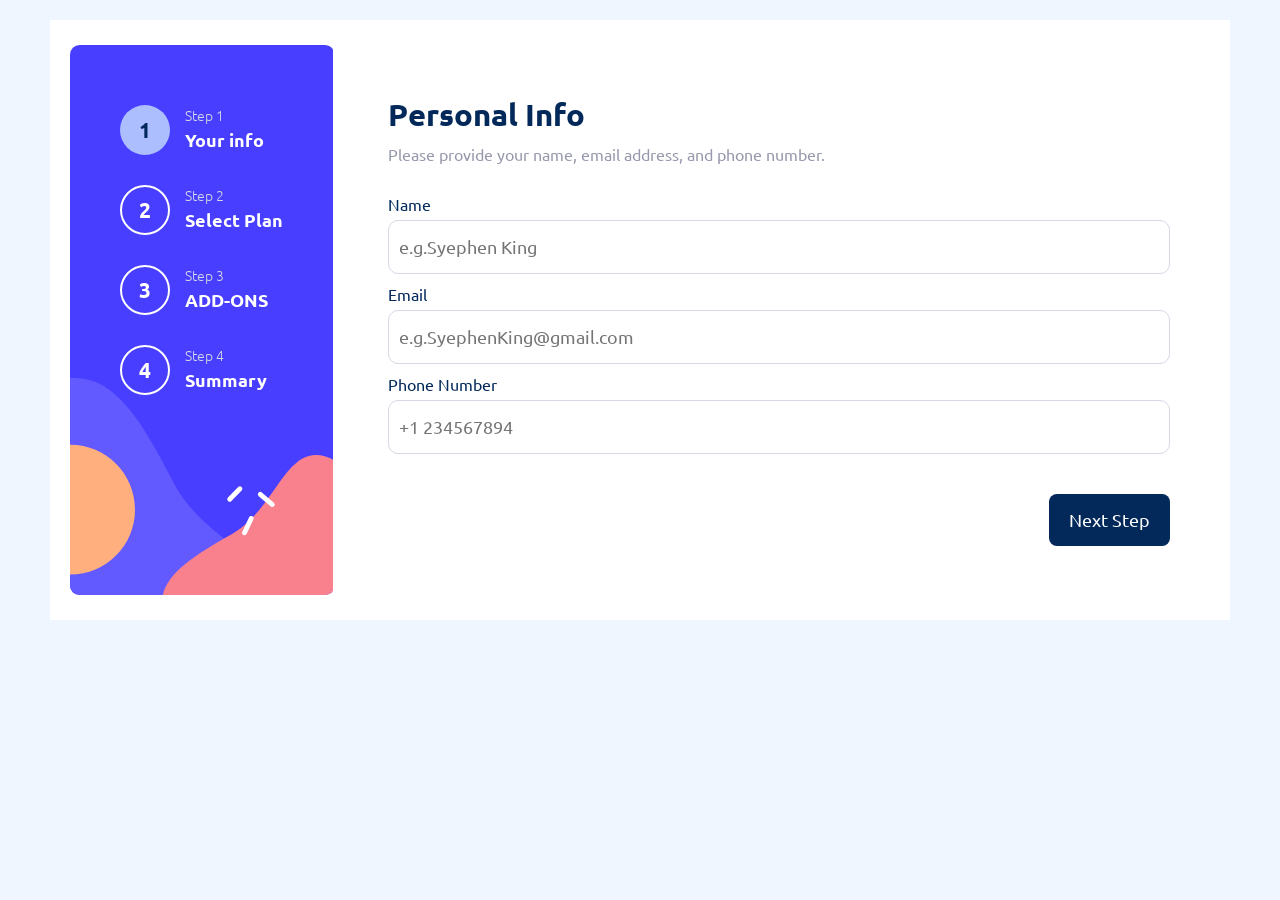
<file: index.html>
<!DOCTYPE html>
<html lang="en">
  <head>
    <meta charset="UTF-8" />
    <meta name="viewport" content="width=device-width, initial-scale=1.0" />
    <link rel="preconnect" href="https://fonts.googleapis.com">
<link rel="preconnect" href="https://fonts.gstatic.com" crossorigin>
<link rel="preconnect" href="https://fonts.googleapis.com">
<link rel="preconnect" href="https://fonts.gstatic.com" crossorigin>
<link rel="preconnect" href="https://fonts.googleapis.com">
<link rel="preconnect" href="https://fonts.gstatic.com" crossorigin>
<link href="https://fonts.googleapis.com/css2?family=Inter:wght@400;500&family=Manrope:wght@400;500;600&family=Outfit:wght@300;400;500;600;700;800;900&family=Rubik:ital,wght@0,300;0,400;0,500;0,600;0,700;0,800;1,300;1,400;1,500;1,600;1,700;1,800&family=Ubuntu:ital,wght@0,300;0,400;0,500;0,700;1,300&display=swap" rel="stylesheet">
    <!-- displays site properly based on user's device -->
    <link
      rel="icon"
      type="image/png"
      sizes="32x32"
      href="./assets/images/favicon-32x32.png"
    />
    <link rel="stylesheet" href="css.css" />
    <title>Frontend Mentor | Multi-step form</title>
  </head>
  <body>
    <main>
      <div class="sidebar">
        <ul class="list">
          <li class="active" data-value="info">
            <p>1</p>
            <span>Step 1</span>
            <h2>Your info</h2>
          </li>
          <li data-value="plan">
            <p>2</p>
            <span>Step 2</span>
            <h2>Select Plan</h2>
          </li>
          <li data-value="add-ons">
            <p>3</p>
            <span>Step 3</span>
            <h2>ADD-ONS</h2>
          </li>
          <li data-value="summary">
            <p>4</p>
            <span>Step 4</span>
            <h2>Summary</h2>
          </li>
        </ul>
      </div>
      <form action="">
        <div id="info" class="info">
          <h2>Personal Info</h2>
          <p class="par">
            Please provide your name, email address, and phone number.
          </p>
          <div>
            <label for="name">Name</label>
            <input type="text" name="name" id="name"  placeholder="e.g.Syephen King" />
          </div>
          <div>
            <label for="email"
              >Email
              <address></address
            ></label>
            <input type="text" name="email" id="email" placeholder="e.g.SyephenKing@gmail.com" />
          </div>
          <div>
            <label for="phone">Phone Number</label>
            <input type="text" name="phone" id="phone" placeholder="+1 234567894"/>
          </div>
        </div>
        <div id="plan" class="plan" style="display: none">
          <h2>Select your plan</h2>
          <p class="par">You have the option of monthly or yearly billing.</p>
          <div class="all-plans">
            <div>
              <img src="./assets/images/icon-arcade.svg" alt="" srcset="" />
              <label for="arcade">Arcade</label>
              <p class="par">
                $<span id="value">8</span>/<span id="time_range">mo</span>
              </p>
              <p class="yearly_discount">2 Monthes Free</p>
              <input type="radio" name="time" id="arcade" />
            </div>
            <div>
              <img src="./assets/images/icon-advanced.svg" alt="" srcset="" />
              <label for="advanced">Advanced</label>
              <p class="par">
                $<span id="value">12</span>/<span id="time_range">mo</span>
              </p>
              <p class="yearly_discount">2 Monthes Free</p>
              <input type="radio" name="time" id="advanced" />
            </div>
            <div>
              <img src="./assets/images/icon-pro.svg" alt="" srcset="" />
              <label for="pro">Pro</label>
              <p class="par">
                $<span id="value">15</span>/<span id="time_range">mo</span>
              </p>
              <p class="yearly_discount">2 Monthes Free</p>
              <input type="radio" name="time" id="pro" />
            </div>
          </div>
          <div class="time_range">
            <div>
              <label for="monthly">Monthly</label>
              <input type="radio" name="time-select" id="monthly" />
            </div>
            <div class="line"></div>
            <div>
              <label for="monthly">Yearly</label>
              <input type="radio" name="time-select" id="yearly" />
            </div>
          </div>
        </div>
        <div class="add-ons" id="add-ons" style="display: none">
          <h2>Pick add-ons</h2>
          <p class="par">Add-ons help enhence your gaming experince.</p>
          <div id="online_service">
            <input type="checkbox" name="add-ons" id="service" />
            <label for="service">Online service</label>
            <p class="par">Access to multiplayer Games</p>
            <span class="price" id="price">+$1/mo</span>
          </div>
          <div id="storage_section">
            <input type="checkbox" name="add-ons" id="storage" />
            <label for="storage">Larger storage</label>
            <p class="par">Extra 1TB of cloud save</p>
            <span class="price" id="price">+$2/mo</span>
          </div>
          <div id="custom_section">
            <input type="checkbox" name="add-ons" id="custom_profile" />
            <label for="custom_profile">Customizable Profile</label>
            <p class="par">Custom Theme in your profile</p>
            <span class="price" id="price">+$2/mo</span>
          </div>
        </div>
        <div class="summary" id="summary" style="display: none">
          <h2>Finishing up</h2>
          <p class="par">Double-check everything looks OK before confirming.</p>
          <div class="selection" id="summary_selections">
            <div>
              <div class="selected-plan" id="selected_plan">
                <p>Arcade(Monthly)</p>
                <button>change</button>
                <p class="price">$9/mo</p>
              </div>
              <div class="adds"></div>
            </div>
            <div class="total-price">
              <p>total</p>
              <p class="par_price">+$12/mo</p>
            </div>
          </div>
        </div>
        <div class="thanks" style="display: none">
          <img src="/assets/images/icon-thank-you.svg" alt="" srcset="" />
          <h2>Thanks you</h2>
          <p class="par">
            Thanks for confirming your subscription! We hope you have fun using
            our platform. If you ever need support, please feel free to email us
            at support@loremgaming.com.
          </p>
        </div>
        <div class="control">
          <a class="back">Go Back</a>
          <button id="next_step" data-id="0" type="submit">Next Step</button>
        </div>
      </form>
    </main>
    <script src="main.js"></script>
  </body>
</html>
</file>
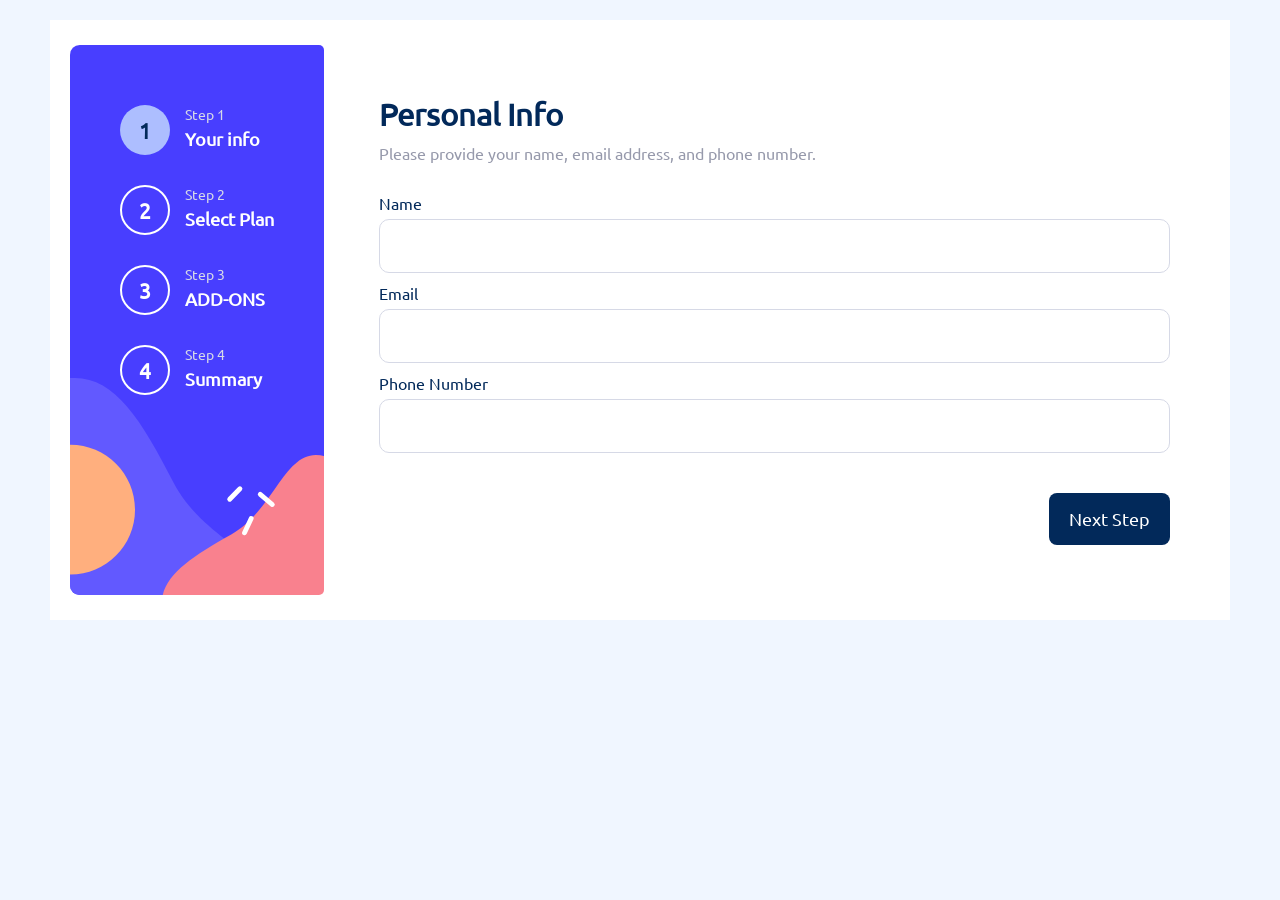
<file: multi-step-form-main/index.html>
<!DOCTYPE html>
<html lang="en">
  <head>
    <meta charset="UTF-8" />
    <meta name="viewport" content="width=device-width, initial-scale=1.0" />
    <!-- displays site properly based on user's device -->
    <link
      rel="icon"
      type="image/png"
      sizes="32x32"
      href="./assets/images/favicon-32x32.png"
    />
    <link rel="stylesheet" href="css.css" />
    <title>Frontend Mentor | Multi-step form</title>
  </head>
  <body>
    <main>
      <div class="sidebar">
        <ul class="list">
          <li class="active" data-value="info">
            <p>1</p>
            <span>Step 1</span>
            <h2>Your info</h2>
          </li>
          <li data-value="plan">
            <p>2</p>
            <span>Step 2</span>
            <h2>Select Plan</h2>
          </li>
          <li data-value="add-ons">
            <p>3</p>
            <span>Step 3</span>
            <h2>ADD-ONS</h2>
          </li>
          <li data-value="summary">
            <p>4</p>
            <span>Step 4</span>
            <h2>Summary</h2>
          </li>
        </ul>
      </div>
      <form action="">
        <div id="info" class="info">
          <h2>Personal Info</h2>
          <p class="par">
            Please provide your name, email address, and phone number.
          </p>
          <div>
            <label for="name">Name</label>
            <input type="text" name="name" id="name" />
          </div>
          <div>
            <label for="email"
              >Email
              <address></address
            ></label>
            <input type="text" name="email" id="email" />
          </div>
          <div>
            <label for="phone">Phone Number</label>
            <input type="text" name="phone" id="phone" />
          </div>
        </div>
        <div id="plan" class="plan" style="display: none">
          <h2>Select your plan</h2>
          <p class="par">You have the option of monthly or yearly billing.</p>
          <div class="all-plans">
            <div>
              <img src="./assets/images/icon-arcade.svg" alt="" srcset="" />
              <label for="arcade">Arcade</label>
              <p class="par">
                $<span id="value">8</span>/<span id="time_range">mo</span>
              </p>
              <p class="yearly_discount">2 Monthes Free</p>
              <input type="radio" name="time" id="arcade" />
            </div>
            <div>
              <img src="./assets/images/icon-advanced.svg" alt="" srcset="" />
              <label for="advanced">Advanced</label>
              <p class="par">
                $<span id="value">12</span>/<span id="time_range">mo</span>
              </p>
              <p class="yearly_discount">2 Monthes Free</p>
              <input type="radio" name="time" id="advanced" />
            </div>
            <div>
              <img src="./assets/images/icon-pro.svg" alt="" srcset="" />
              <label for="pro">Pro</label>
              <p class="par">
                $<span id="value">15</span>/<span id="time_range">mo</span>
              </p>
              <p class="yearly_discount">2 Monthes Free</p>
              <input type="radio" name="time" id="pro" />
            </div>
          </div>
          <div class="time_range">
            <div>
              <label for="monthly">Monthly</label>
              <input type="radio" name="time-select" id="monthly" />
            </div>
            <div class="line"></div>
            <div>
              <label for="monthly">Yearly</label>
              <input type="radio" name="time-select" id="yearly" />
            </div>
          </div>
        </div>
        <div class="add-ons" id="add-ons" style="display: none">
          <h2>Pick add-ons</h2>
          <p class="par">Add-ons help enhence your gaming experince.</p>
          <div id="online_service">
            <input type="checkbox" name="add-ons" id="service" />
            <label for="service">Online service</label>
            <p class="par">Access to multiplayer Games</p>
            <span class="price" id="price">+$1/mo</span>
          </div>
          <div id="storage_section">
            <input type="checkbox" name="add-ons" id="storage" />
            <label for="storage">Larger storage</label>
            <p class="par">Extra 1TB of cloud save</p>
            <span class="price" id="price">+$2/mo</span>
          </div>
          <div id="custom_section">
            <input type="checkbox" name="add-ons" id="custom_profile" />
            <label for="custom_profile">Customizable Profile</label>
            <p class="par">Custom Theme in your profile</p>
            <span class="price" id="price">+$2/mo</span>
          </div>
        </div>
        <div class="summary" id="summary" style="display: none">
          <h2>Finishing up</h2>
          <p class="par">Double-check everything looks OK before confirming.</p>
          <div class="selection" id="summary_selections">
            <div>
              <div class="selected-plan" id="selected_plan">
                <p>Arcade(Monthly)</p>
                <button>change</button>
                <p class="price">$9/mo</p>
              </div>
              <div class="adds"></div>
            </div>
            <div class="total-price">
              <p>total</p>
              <p class="par_price">+$12/mo</p>
            </div>
          </div>
        </div>
        <div class="thanks" style="display: none">
          <img src="/assets/images/icon-thank-you.svg" alt="" srcset="" />
          <h2>Thanks you</h2>
          <p class="par">
            Thanks for confirming your subscription! We hope you have fun using
            our platform. If you ever need support, please feel free to email us
            at support@loremgaming.com.
          </p>
        </div>
        <div class="control">
          <a class="back">Go Back</a>
          <button id="next_step" data-id="0" type="submit">Next Step</button>
        </div>
      </form>
    </main>
    <script src="main.js"></script>
  </body>
</html>
</file>
<file: css.css>
* {
  padding: 0;
  margin: 0;
  box-sizing: border-box;
 font-family: 'Ubuntu', sans-serif;
}
:root {
  --Cool-gray: hsl(231, 11%, 63%);
  --Light-gray: hsl(229, 24%, 87%);
  --Magnolia: hsl(217, 100%, 97%);
  --Alabaster: hsl(231, 100%, 99%);
  --White: hsl(0, 0%, 100%);
  --Marine-blue: hsl(213, 96%, 18%);
  --Purplish-blue: hsl(243, 100%, 62%);
  --Pastel-blue: hsl(228, 100%, 84%);
  --Light-blue: hsl(206, 94%, 87%);
  --Strawberry-red: hsl(354, 84%, 57%);
}
body {
  background-color: var(--Magnolia);
  padding: 2rem 13rem;
}
main {
  padding: 25px 20px;
  display: flex;
  background-color: var(--White);
  position: relative;
  inset: 0;
  margin: auto;
  gap: 15px;
  /* width: fit-content; */
  min-height: 600px;
}
main .sidebar {
  background-image: url(./assets/images/bg-sidebar-desktop.svg);
  border-radius: 5px;
  background-repeat: no-repeat;
  background-size: cover;
}

main .sidebar ul {
  /* background-color: blueviolet; */
  padding: 60px 50px;
  display: flex;
  flex-direction: column;
  gap: 30px;
}
main .sidebar ul li {
  display: grid;
  font-size: 12px;
  cursor: pointer;
  grid-template-columns: 50px 1fr;
  grid-template-rows: auto auto;
  column-gap: 15px;
  color: var(--White);
}
main .sidebar ul li span {
  font-weight: 300;
  font-size: 14px;
  color: var(--Light-gray);
}
main .sidebar ul li > p {
  text-align: center;
  border: 2px solid var(--White);
  font-weight: 600;
  grid-row: 1/3;
  display: flex;
  width: 50px;
  height: 50px;
  border-radius: 50%;
  font-size: 21px;
  align-items: center;
  justify-content: center;
}
main .sidebar ul li.active > p {
  background-color: var(--Pastel-blue);
  color: var(--Marine-blue);
  border: none;
}
/* Start Responsive Main  */
@media only screen and (width < 668px) {
  body {
    margin: 0;
    padding: 0 !important;
  }
  main {
    padding: 0;
    flex-direction: column;
    height: auto;
    background-color: transparent;
    width: auto;
  }
  main .sidebar {
    background-image: url(./assets/images/bg-sidebar-mobile.svg);
    background-size: cover;
  }
  main .sidebar ul {
    flex-direction: row;
    justify-content: center;
    gap: 0;
    padding: 35px 30px;
  }
  main .sidebar ul li span,
  main .sidebar ul li h2 {
    display: none;
  }
  main form > div:not(.control) {
    margin: 0 20px;
    transform: translatey(-25px);
    background-color: #fff;
    border-radius: 8px;
  }
}
/* @media only screen and (845px < width < 1124px) {
  body {
    padding: 2rem 8rem;
  }
} */
/* @media only screen and (668px < width < 845px) {
  body {
    padding: 2rem 3rem;
  }
} */
main form {
  flex: 1;
  display: flex;
  justify-content: center;
  flex-direction: column;
}
main form > div {
  padding: 20px 80px;
  display: flex;
  flex-direction: column;
  gap: 10px;
}
@media only screen and (width < 1424px) {
  body {
    padding: 20px 50px;
  }
  main form > div {
    padding: 20px 40px;
  }
}
main form > div.info > div {
  display: flex;
  flex-direction: column;
  gap: 6px;
  position: relative;
}
.null_error::after {
  content: "This Feild Is required";
  position: absolute;
  right: 5px;
  top: 0;
  color: var(--Strawberry-red);
}
.num_error::after {
  content: "This Feild Should Not Contain Number";
  position: absolute;
  right: 5px;
  top: 0;
  color: var(--Strawberry-red);
}
.email_error::after {
  content: "Please Enter A Valid Email";
  position: absolute;
  right: 5px;
  top: 0;
  color: var(--Strawberry-red);
}
main form > div.info > div > input {
  outline: none;
  font-size: 18px;
  border: 1px solid var(--Light-gray);
  padding: 15px 10px;
  border-radius: 10px;
}
/* Start Styling Plan Section */
main form .plan {
  display: flex;
}
main form .plan .all-plans {
  display: grid;
  grid-template-columns: repeat(auto-fill, minmax(160px, 1fr));
  align-items: center;
  gap: 15px;
}
main form .plan h2,
main form .plan .par {
  grid-column: 1/4;
}
main .all-plans div {
  padding: 15px 60px 15px 20px;
  position: relative;
  align-items: flex-start;
  display: flex;
  flex-direction: column;
  border: 1px solid var(--Light-gray);
  border-radius: 8px;
  transition: 0.2s;
  border: 2px solid transparent;
}
.yearly_discount {
  display: none;
}
.yearly .yearly_discount {
  color: var(--Marine-blue);
  font-size: 14px;
  font-weight: 700;
  display: block;
  padding-top: 8px;
}
@media only screen and (width < 668px) {
  main .all-plans div {
    align-items: center;
    padding: 15px;
  }
}
main .all-plans div:hover {
  border: 2px solid var(--Marine-blue);
}
main .all-plans div input {
  position: absolute;
  width: 100%;
  height: 100%;
  cursor: pointer;
  inset: 0;
  opacity: 0;
}
main .all-plans div:has(input:checked) {
  background-color: var(--Light-blue);
}
main form .plan > div img {
  width: 40px;
  padding-bottom: 35px;
}
main form > div h2 {
  font-size: 31px;
  color: var(--Marine-blue);
}
main form > div .par {
  color: var(--Cool-gray);
  padding-bottom: 20px;
}
main form > div > .plan {
  display: flex;
  flex-direction: column;
  padding-bottom: 15px;
  gap: 8px;
}
main form .plan .all-plans .par {
  padding-bottom: 5px !important;
}
.time_range {
  grid-column: 1/4;
  display: flex;
  gap: 20px;
  align-items: center;
  justify-content: center;
  padding-top: 10px;
  padding: 12px;
  border-radius: 5px;
  background-color: var(--Magnolia);
}
.time_range .line {
  width: 40px;
  height: 20px;
  background-color: var(--Marine-blue);
  border-radius: 10px;
  position: relative;
}
.time_range .line::after {
  content: "";
  width: 14px;
  height: 14px;
  position: absolute;
  top: 3px;
  left: var(--left, 4px);
  right: var(--right, 4px);
  background-color: #fff;
  border-radius: 50%;
  transition: 0.3s all;
}
.time_range > div {
  position: relative;
}
.time_range > div input {
  position: absolute;
  width: 100%;
  height: 100%;
  inset: 0;
  opacity: 0;
  cursor: pointer;
}
/* End Styling Plan Section */

main form > div > div label {
  color: var(--Marine-blue);
}

/* Control Buttons  */
main form .control {
  display: grid;
  justify-content: space-around;
  grid-template-columns: 1fr 1fr;
  justify-items: end;
}
main .control button {
  width: fit-content;
  padding: 15px 20px;
  font-size: 18px;
  color: #fff;
  background-color: var(--Marine-blue);
  border: none;
  border-radius: 8px;
  float: right;
  cursor: pointer;
}
main .control #next_step {
  grid-column: 2;
  place-self: self-end;
}
main .control .back {
  background-color: transparent;
  color: var(--Cool-gray);
  grid-column: 1;
  cursor: pointer;
  place-self: self-start;
}
/* --------------- */
/* Start Styling Add-Ons Section */
main .add-ons > div {
  display: grid;
  grid-template-columns: auto auto;
  grid-template-rows: auto auto;
  align-items: center;
  position: relative;
  padding-left: 50px;
  border: 1px solid transparent;
  row-gap: 5px;
  transition: 0.2s all;
  padding: 15px 15px 15px 50px;
  cursor: pointer;
  border-radius: 5px;
}
main .add-ons > div::after {
  content: "";
  position: absolute;
  left: 10px;
  height: 25px;
  width: 25px;
  border: 1px solid var(--Light-gray);
  transition: 0.2s all;
  border-radius: 5px;
  background-position: center;
  background-repeat: no-repeat;
  background-size: 17px;
}

main .add-ons > div input:hover {
  border: 1px solid;
}
main .add-ons > div h3 {
  color: var(--Marine-blue);
  font-weight: 600;
}
main .add-ons > div .par {
  font-size: 15px;
  padding: 0;
}
main .add-ons > div > input[type="checkbox"] {
  position: absolute;
  width: 100%;
  height: 100%;
  inset: 0;
  opacity: 0;
  cursor: pointer;
}
main .add-ons > div:has(input:checked) {
  background-color: var(--Magnolia);
  border: 1px solid var(--Pastel-blue);
}
main .add-ons > div:has(input:checked)::after {
  background-image: url(./assets/images/icon-checkmark.svg);
  background-color: var(--Purplish-blue);
}
main .add-ons > div .price {
  grid-column: 2/3;
  grid-row: 1/3;
  text-align: end;
  color: var(--Purplish-blue);
  font-weight: 600;
  font-size: 15px;
}
@media only screen and (width < 680px) {
  main form > div > div label {
    font-size: 16px;
  }
}
/* End Add-Ons Section */
/* Start Summray Section */
main .summary > .selection :first-child main .summary > div > div {
  display: flex;
  flex-direction: column;
}
.total-price {
  display: flex;
  align-items: center;
  justify-content: space-between;
  padding: 25px;
  color: var(--Marine-blue);
  font-weight: 600;
  font-size: 20px;
}
main .summary > .selection > div:first-child {
  background-color: var(--Magnolia);
  padding: 25px;
  gap: 10px;
}
main .summary > div > div > .selected-plan {
  display: grid;
  padding: 10px;
  grid-template-columns: auto auto;
  grid-template-rows: auto auto;
}

main .summary > div > div > .selected-plan {
  border-bottom: 1px solid var(--Light-blue);
  color: var(--Marine-blue);
  font-weight: 600;
}
main .summary > div > div > .selected-plan .price {
  grid-row: 1/3;
  grid-column: 2/3;
  text-align: end;
}
main .summary .par_price {
  color: var(--Marine-blue);
  font-weight: 600;
  text-align: end;
}
main .summary > div > div > .selected-plan button {
  grid-column: 1/2;
  width: fit-content;
  color: var(--Cool-gray);
  background-color: transparent;
  border: 0;
  cursor: pointer;
  text-decoration: underline;
}
main .summary > .selection > div > div:not(.selected-plan) p:not(.par_price) {
  color: var(--Cool-gray);
}
.adds {
  padding: 10px;
}
.adds > div {
  display: flex;
  flex-direction: row;
  justify-content: space-between;
  padding: 5px 0;
}
/* End Summray Sevtion */
.thanks {
  display: flex;
  align-items: center;
  justify-content: center;
  height: 100;
}
.thanks .par {
  text-align: center;
}
</file>
<file: multi-step-form-main/css.css>
@font-face {
  font-family: "ubuntu";
  src: url(/assets/fonts/Ubuntu-Regular.ttf);
}
* {
  padding: 0;
  margin: 0;
  box-sizing: border-box;
  font-family: "ubuntu";
}
:root {
  --Cool-gray: hsl(231, 11%, 63%);
  --Light-gray: hsl(229, 24%, 87%);
  --Magnolia: hsl(217, 100%, 97%);
  --Alabaster: hsl(231, 100%, 99%);
  --White: hsl(0, 0%, 100%);
  --Marine-blue: hsl(213, 96%, 18%);
  --Purplish-blue: hsl(243, 100%, 62%);
  --Pastel-blue: hsl(228, 100%, 84%);
  --Light-blue: hsl(206, 94%, 87%);
  --Strawberry-red: hsl(354, 84%, 57%);
}
body {
  background-color: var(--Magnolia);
  padding: 2rem 13rem;
}
main {
  padding: 25px 20px;
  display: flex;
  background-color: var(--White);
  position: relative;
  inset: 0;
  margin: auto;
  gap: 15px;
  /* width: fit-content; */
  min-height: 600px;
}
main .sidebar {
  background-image: url(./assets/images/bg-sidebar-desktop.svg);
  border-radius: 5px;
  background-repeat: no-repeat;
  background-size: cover;
}

main .sidebar ul {
  /* background-color: blueviolet; */
  padding: 60px 50px;
  display: flex;
  flex-direction: column;
  gap: 30px;
}
main .sidebar ul li {
  display: grid;
  font-size: 12px;
  cursor: pointer;
  grid-template-columns: 50px 1fr;
  grid-template-rows: auto auto;
  column-gap: 15px;
  color: var(--White);
}
main .sidebar ul li span {
  font-weight: 300;
  font-size: 14px;
  color: var(--Light-gray);
}
main .sidebar ul li > p {
  text-align: center;
  border: 2px solid var(--White);
  font-weight: 600;
  grid-row: 1/3;
  display: flex;
  width: 50px;
  height: 50px;
  border-radius: 50%;
  font-size: 21px;
  align-items: center;
  justify-content: center;
}
main .sidebar ul li.active > p {
  background-color: var(--Pastel-blue);
  color: var(--Marine-blue);
  border: none;
}
/* Start Responsive Main  */
@media only screen and (width < 668px) {
  body {
    margin: 0;
    padding: 0 !important;
  }
  main {
    padding: 0;
    flex-direction: column;
    height: auto;
    background-color: transparent;
    width: auto;
  }
  main .sidebar {
    background-image: url(./assets/images/bg-sidebar-mobile.svg);
    background-size: cover;
  }
  main .sidebar ul {
    flex-direction: row;
    justify-content: center;
    gap: 0;
    padding: 35px 30px;
  }
  main .sidebar ul li span,
  main .sidebar ul li h2 {
    display: none;
  }
  main form > div:not(.control) {
    margin: 0 20px;
    transform: translatey(-25px);
    background-color: #fff;
    border-radius: 8px;
  }
}
/* @media only screen and (845px < width < 1124px) {
  body {
    padding: 2rem 8rem;
  }
} */
/* @media only screen and (668px < width < 845px) {
  body {
    padding: 2rem 3rem;
  }
} */
main form {
  flex: 1;
  display: flex;
  justify-content: center;
  flex-direction: column;
}
main form > div {
  padding: 20px 80px;
  display: flex;
  flex-direction: column;
  gap: 10px;
}
@media only screen and (width < 1424px) {
  body {
    padding: 20px 50px;
  }
  main form > div {
    padding: 20px 40px;
  }
}
main form > div.info > div {
  display: flex;
  flex-direction: column;
  gap: 6px;
  position: relative;
}
.null_error::after {
  content: "This Feild Is required";
  position: absolute;
  right: 5px;
  top: 0;
  color: var(--Strawberry-red);
}
.num_error::after {
  content: "This Feild Should Not Contain Number";
  position: absolute;
  right: 5px;
  top: 0;
  color: var(--Strawberry-red);
}
.email_error::after {
  content: "Please Enter A Valid Email";
  position: absolute;
  right: 5px;
  top: 0;
  color: var(--Strawberry-red);
}
main form > div.info > div > input {
  outline: none;
  font-size: 18px;
  border: 1px solid var(--Light-gray);
  padding: 15px 10px;
  border-radius: 10px;
}
/* Start Styling Plan Section */
main form .plan {
  display: flex;
}
main form .plan .all-plans {
  display: grid;
  grid-template-columns: repeat(auto-fill, minmax(160px, 1fr));
  align-items: center;
  gap: 15px;
}
main form .plan h2,
main form .plan .par {
  grid-column: 1/4;
}
main .all-plans div {
  padding: 15px 60px 15px 20px;
  position: relative;
  align-items: flex-start;
  display: flex;
  flex-direction: column;
  border: 1px solid var(--Light-gray);
  border-radius: 8px;
  transition: 0.2s;
  border: 2px solid transparent;
}
.yearly_discount {
  display: none;
}
.yearly .yearly_discount {
  color: var(--Marine-blue);
  font-size: 14px;
  font-weight: 700;
  display: block;
  padding-top: 8px;
}
@media only screen and (width < 668px) {
  main .all-plans div {
    align-items: center;
    padding: 15px;
  }
}
main .all-plans div:hover {
  border: 2px solid var(--Marine-blue);
}
main .all-plans div input {
  position: absolute;
  width: 100%;
  height: 100%;
  cursor: pointer;
  inset: 0;
  opacity: 0;
}
main .all-plans div:has(input:checked) {
  background-color: var(--Light-blue);
}
main form .plan > div img {
  width: 40px;
  padding-bottom: 35px;
}
main form > div h2 {
  font-size: 31px;
  color: var(--Marine-blue);
}
main form > div .par {
  color: var(--Cool-gray);
  padding-bottom: 20px;
}
main form > div > .plan {
  display: flex;
  flex-direction: column;
  padding-bottom: 15px;
  gap: 8px;
}
main form .plan .all-plans .par {
  padding-bottom: 5px !important;
}
.time_range {
  grid-column: 1/4;
  display: flex;
  gap: 20px;
  align-items: center;
  justify-content: center;
  padding-top: 10px;
  padding: 12px;
  border-radius: 5px;
  background-color: var(--Magnolia);
}
.time_range .line {
  width: 40px;
  height: 20px;
  background-color: var(--Marine-blue);
  border-radius: 10px;
  position: relative;
}
.time_range .line::after {
  content: "";
  width: 14px;
  height: 14px;
  position: absolute;
  top: 3px;
  left: var(--left, 4px);
  right: var(--right, 4px);
  background-color: #fff;
  border-radius: 50%;
  transition: 0.3s all;
}
.time_range > div {
  position: relative;
}
.time_range > div input {
  position: absolute;
  width: 100%;
  height: 100%;
  inset: 0;
  opacity: 0;
  cursor: pointer;
}
/* End Styling Plan Section */

main form > div > div label {
  color: var(--Marine-blue);
}

/* Control Buttons  */
main form .control {
  display: grid;
  justify-content: space-around;
  grid-template-columns: 1fr 1fr;
  justify-items: end;
}
main .control button {
  width: fit-content;
  padding: 15px 20px;
  font-size: 18px;
  color: #fff;
  background-color: var(--Marine-blue);
  border: none;
  border-radius: 8px;
  float: right;
  cursor: pointer;
}
main .control #next_step {
  grid-column: 2;
  place-self: self-end;
}
main .control .back {
  background-color: transparent;
  color: var(--Cool-gray);
  grid-column: 1;
  cursor: pointer;
  place-self: self-start;
}
/* --------------- */
/* Start Styling Add-Ons Section */
main .add-ons > div {
  display: grid;
  grid-template-columns: auto auto;
  grid-template-rows: auto auto;
  align-items: center;
  position: relative;
  padding-left: 50px;
  border: 1px solid transparent;
  row-gap: 5px;
  transition: 0.2s all;
  padding: 15px 15px 15px 50px;
  cursor: pointer;
  border-radius: 5px;
}
main .add-ons > div::after {
  content: "";
  position: absolute;
  left: 10px;
  height: 25px;
  width: 25px;
  border: 1px solid var(--Light-gray);
  transition: 0.2s all;
  border-radius: 5px;
  background-position: center;
  background-repeat: no-repeat;
  background-size: 17px;
}

main .add-ons > div input:hover {
  border: 1px solid;
}
main .add-ons > div h3 {
  color: var(--Marine-blue);
  font-weight: 600;
}
main .add-ons > div .par {
  font-size: 15px;
  padding: 0;
}
main .add-ons > div > input[type="checkbox"] {
  position: absolute;
  width: 100%;
  height: 100%;
  inset: 0;
  opacity: 0;
  cursor: pointer;
}
main .add-ons > div:has(input:checked) {
  background-color: var(--Magnolia);
  border: 1px solid var(--Pastel-blue);
}
main .add-ons > div:has(input:checked)::after {
  background-image: url(./assets/images/icon-checkmark.svg);
  background-color: var(--Purplish-blue);
}
main .add-ons > div .price {
  grid-column: 2/3;
  grid-row: 1/3;
  text-align: end;
  color: var(--Purplish-blue);
  font-weight: 600;
  font-size: 15px;
}
@media only screen and (width < 680px) {
  main form > div > div label {
    font-size: 16px;
  }
}
/* End Add-Ons Section */
/* Start Summray Section */
main .summary > .selection :first-child main .summary > div > div {
  display: flex;
  flex-direction: column;
}
.total-price {
  display: flex;
  align-items: center;
  justify-content: space-between;
  padding: 25px;
  color: var(--Marine-blue);
  font-weight: 600;
  font-size: 20px;
}
main .summary > .selection > div:first-child {
  background-color: var(--Magnolia);
  padding: 25px;
  gap: 10px;
}
main .summary > div > div > .selected-plan {
  display: grid;
  padding: 10px;
  grid-template-columns: auto auto;
  grid-template-rows: auto auto;
}

main .summary > div > div > .selected-plan {
  border-bottom: 1px solid var(--Light-blue);
  color: var(--Marine-blue);
  font-weight: 600;
}
main .summary > div > div > .selected-plan .price {
  grid-row: 1/3;
  grid-column: 2/3;
  text-align: end;
}
main .summary .par_price {
  color: var(--Marine-blue);
  font-weight: 600;
  text-align: end;
}
main .summary > div > div > .selected-plan button {
  grid-column: 1/2;
  width: fit-content;
  color: var(--Cool-gray);
  background-color: transparent;
  border: 0;
  cursor: pointer;
  text-decoration: underline;
}
main .summary > .selection > div > div:not(.selected-plan) p:not(.par_price) {
  color: var(--Cool-gray);
}
.adds {
  padding: 10px;
}
.adds > div {
  display: flex;
  flex-direction: row;
  justify-content: space-between;
  padding: 5px 0;
}
/* End Summray Sevtion */
.thanks {
  display: flex;
  align-items: center;
  justify-content: center;
  height: 100;
}
.thanks .par {
  text-align: center;
}
</file>
